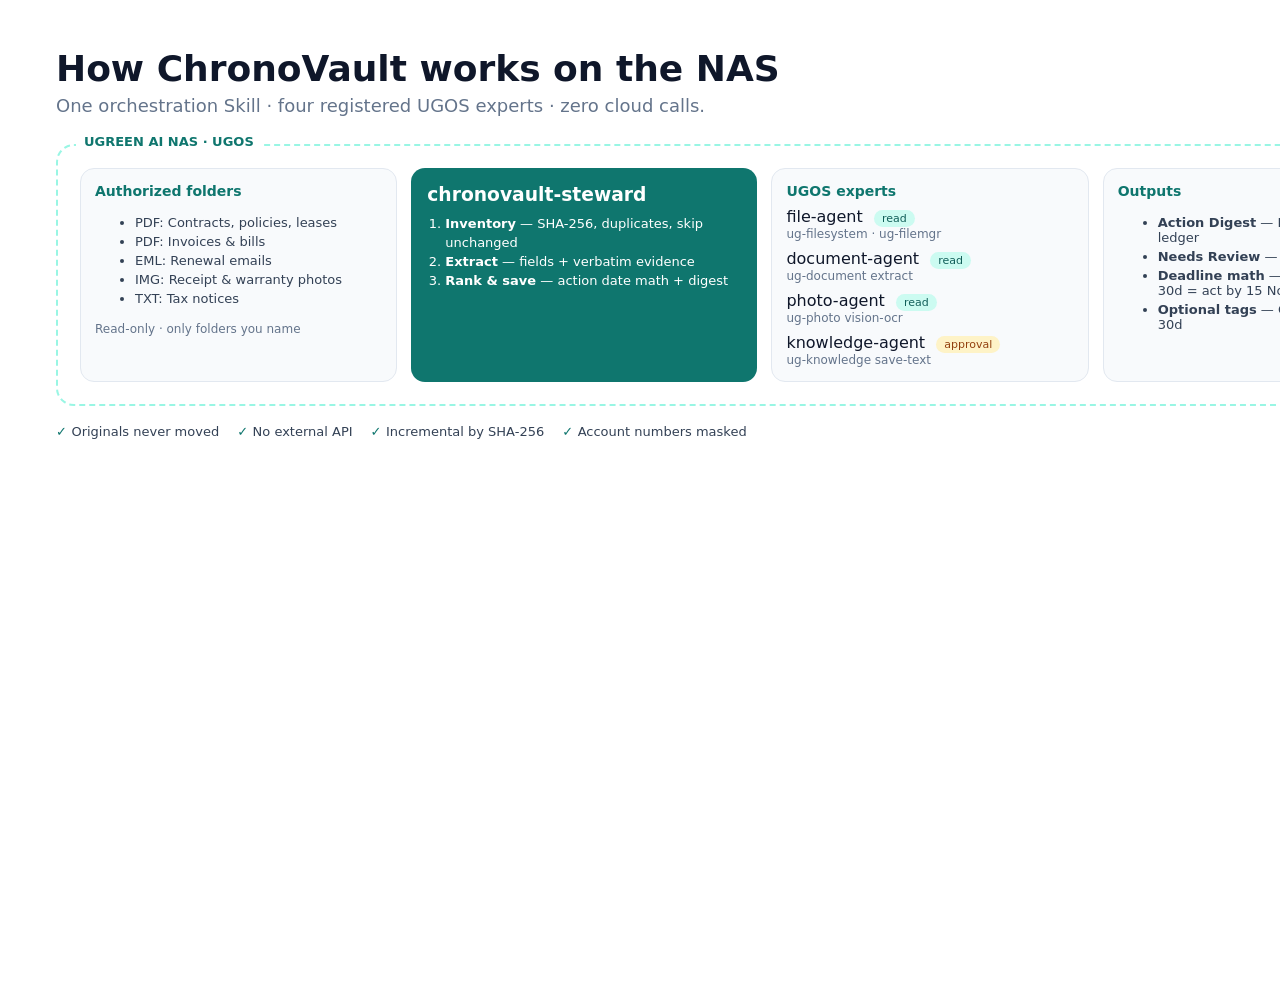
<file: tools/media/architecture.html>
<!DOCTYPE html><html><head><meta charset="utf-8"/><link rel="stylesheet" href="base.css"/>
<style>
.frame{background:white;padding:48px 56px;}
h1{margin:0;font-size:36px;} .sub{color:var(--muted);margin:6px 0 28px;font-size:18px;}
.box{border:2px dashed #99f6e4;border-radius:18px;padding:22px;position:relative;}
.box > .lbl{position:absolute;top:-12px;left:18px;background:white;padding:0 8px;color:var(--g);font-weight:700;font-size:13px;}
.row{display:grid;grid-template-columns:1.1fr 1.2fr 1.1fr 1.1fr;gap:14px;align-items:stretch;}
.card{background:#f8fafc;border:1px solid #e2e8f0;border-radius:14px;padding:14px;}
.card h3{margin:0 0 8px;font-size:14px;color:var(--g);}
.card li{font-size:13px;margin:4px 0;color:#334155;}
.pillar{background:#0f766e;color:white;border-radius:14px;padding:16px;}
.pillar h3{margin:0 0 10px;}
.pillar ol{margin:0;padding-left:18px;font-size:13px;line-height:1.45;}
.feats{display:flex;gap:18px;margin-top:18px;font-size:13px;color:#334155;}
.feats span::before{content:"✓ ";color:var(--g);font-weight:700;}
.tag{display:inline-block;font-size:11px;padding:2px 8px;border-radius:999px;background:#ccfbf1;color:#115e59;margin-left:6px;}
.tag.appr{background:#fef3c7;color:#92400e;}
</style></head><body><div class="frame">
<div class="logo"><div class="mark">⏱</div>ChronoVault</div>
<h1>How ChronoVault works on the NAS</h1>
<div class="sub">One orchestration Skill · four registered UGOS experts · zero cloud calls.</div>
<div class="box"><div class="lbl">UGREEN AI NAS · UGOS</div>
<div class="row">
  <div class="card"><h3>Authorized folders</h3><ul>
    <li>PDF: Contracts, policies, leases</li><li>PDF: Invoices & bills</li>
    <li>EML: Renewal emails</li><li>IMG: Receipt & warranty photos</li>
    <li>TXT: Tax notices</li></ul>
    <div style="font-size:12px;color:#64748b;margin-top:8px">Read-only · only folders you name</div>
  </div>
  <div class="pillar"><h3>chronovault-steward</h3>
    <ol><li><b>Inventory</b> — SHA-256, duplicates, skip unchanged</li>
    <li><b>Extract</b> — fields + verbatim evidence</li>
    <li><b>Rank & save</b> — action date math + digest</li></ol>
  </div>
  <div class="card"><h3>UGOS experts</h3>
    <div>file-agent <span class="tag">read</span><div style="font-size:12px;color:#64748b">ug-filesystem · ug-filemgr</div></div>
    <div style="margin-top:8px">document-agent <span class="tag">read</span><div style="font-size:12px;color:#64748b">ug-document extract</div></div>
    <div style="margin-top:8px">photo-agent <span class="tag">read</span><div style="font-size:12px;color:#64748b">ug-photo vision-ocr</div></div>
    <div style="margin-top:8px">knowledge-agent <span class="tag appr">approval</span><div style="font-size:12px;color:#64748b">ug-knowledge save-text</div></div>
  </div>
  <div class="card"><h3>Outputs</h3><ul>
    <li><b>Action Digest</b> — Markdown + ledger</li>
    <li><b>Needs Review</b> — no guessing</li>
    <li><b>Deadline math</b> — Renews 15 Dec − 30d = act by 15 Nov 2026</li>
    <li><b>Optional tags</b> — ChronoVault-Due-30d</li></ul>
  </div>
</div></div>
<div class="feats">
  <span>Originals never moved</span><span>No external API</span>
  <span>Incremental by SHA-256</span><span>Account numbers masked</span>
</div>
</div></body></html>
</file>
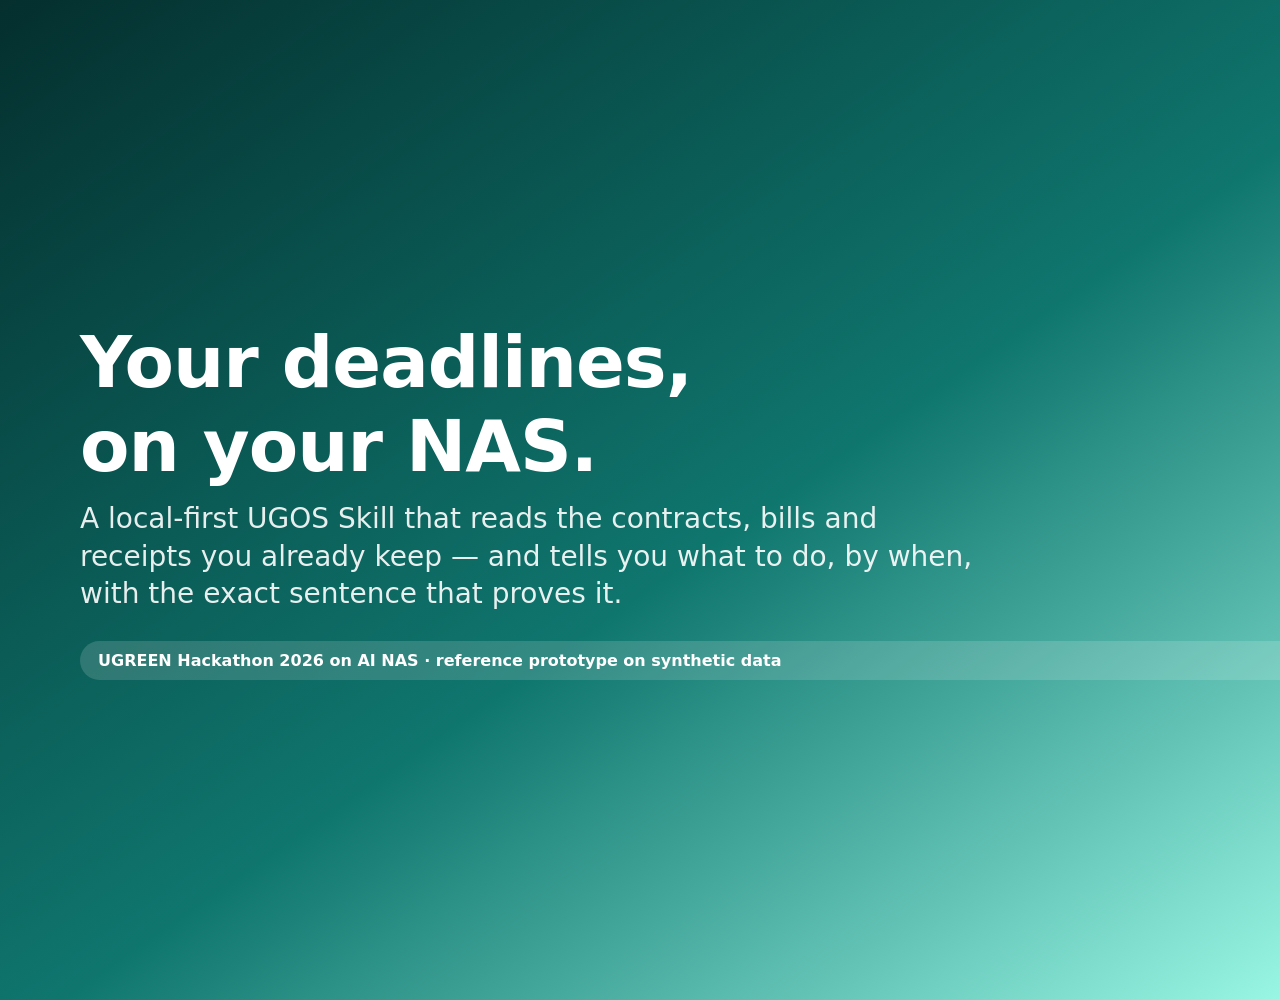
<file: tools/media/cover.html>
<!DOCTYPE html><html><head><meta charset="utf-8"/><link rel="stylesheet" href="base.css"/>
<style>
body{background:linear-gradient(145deg,#042f2e 0%,#0f766e 55%,#99f6e4 100%);color:white;}
.frame{display:flex;flex-direction:column;justify-content:center;padding:80px;}
h1{font-size:72px;margin:0 0 12px;letter-spacing:-1px;}
.tag{font-size:28px;opacity:.9;max-width:900px;line-height:1.35;}
.pill{display:inline-block;margin-top:28px;background:rgba(255,255,255,.15);padding:10px 18px;border-radius:999px;font-weight:650;}
</style></head><body><div class="frame">
<div class="logo"><div class="mark">⏱</div>ChronoVault</div>
<h1>Your deadlines,<br/>on your NAS.</h1>
<div class="tag">A local-first UGOS Skill that reads the contracts, bills and receipts you already keep — and tells you what to do, by when, with the exact sentence that proves it.</div>
<div class="pill">UGREEN Hackathon 2026 on AI NAS · reference prototype on synthetic data</div>
</div></body></html>
</file>
<file: tools/media/base.css>
:root { --g:#0f766e; --g2:#14b8a6; --ink:#0f172a; --muted:#64748b; }
* { box-sizing: border-box; }
body { margin:0; font-family: "Segoe UI", system-ui, sans-serif; color: var(--ink); background:#f8fafc; }
.frame { width:1500px; height:1000px; overflow:hidden; position:relative; }
.logo { position:absolute; top:36px; right:48px; display:flex; gap:10px; align-items:center; font-weight:750; }
.logo .mark { width:42px; height:42px; border-radius:50%; background:linear-gradient(135deg,#14b8a6,#0f766e); display:grid; place-items:center; color:white; }
</file>
